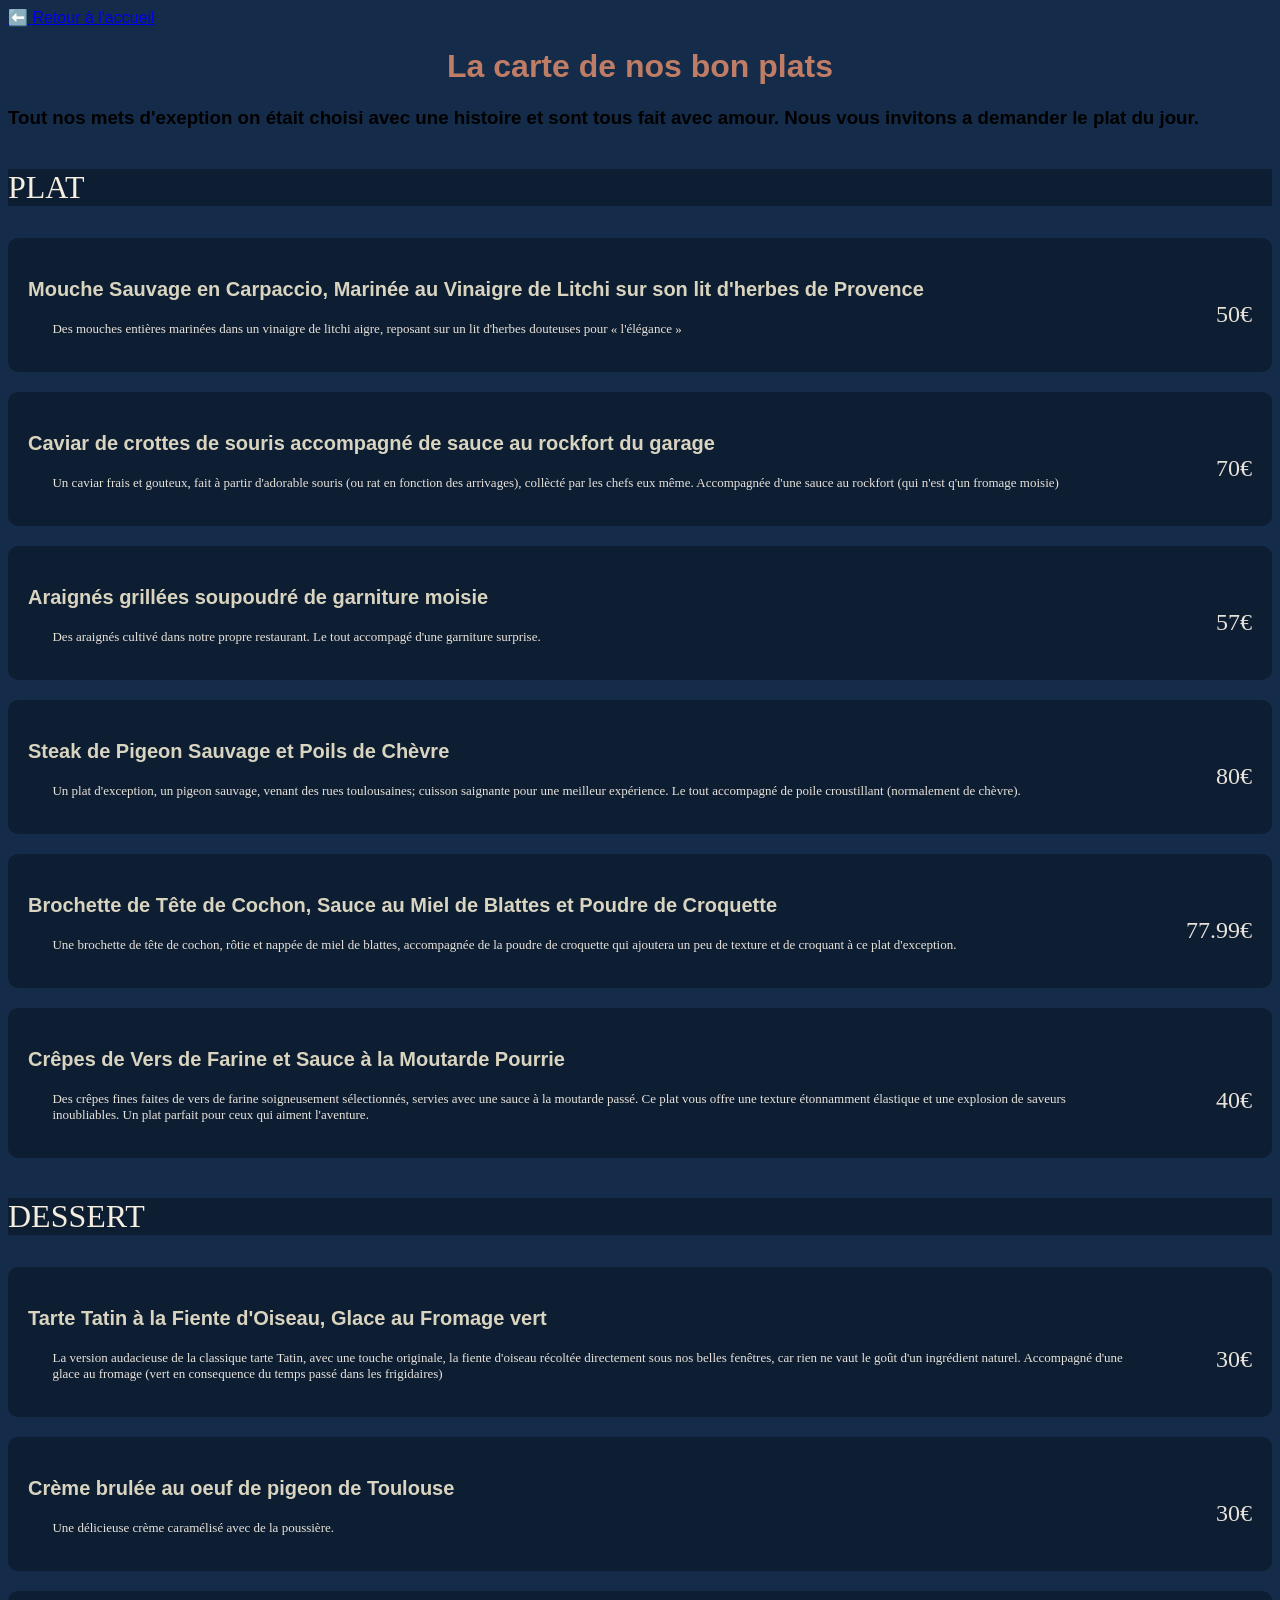
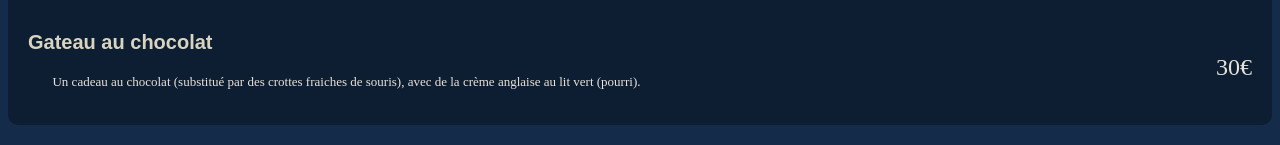
<file: carte-delivrance.html>
<!DOCTYPE html>
<html lang="fr">
<head>
  <meta charset="UTF-8">
  <meta http-equiv="X-UA-Compatible" content="IE=edge">
  <meta name="viewport" content="width=device-width, initial-scale=1.0">
  <link rel="stylesheet" href="style.css">
  <title>carte restaurant délivrance</title>
</head>
 

 
<body> 
  <!-- Bouton retour à l'accueil -->
<a href="index.html" >
    ⬅️ Retour à l'accueil
</a>
  <h1 class="titreGeneral">
    La carte de nos bon plats
  </h1>
  <h3>
    Tout nos mets d'exeption on était choisi avec une histoire et sont tous fait avec amour. Nous vous invitons a demander le plat du jour.  
  </h3>
  <p class="GrandTitre">
    PLAT
  </p>
  <!--premier plat-->
 <div class= "boite1">
  <p class="titreCarte">
     Mouche Sauvage en Carpaccio, Marinée au Vinaigre de Litchi sur son lit d'herbes de Provence
  <p/>  
  <p class="description ">Des mouches entières marinées dans un vinaigre de litchi aigre, reposant sur un lit d'herbes douteuses pour « l'élégance » 
  </p>
   <p class="price" >
     50€
   </p>
   </div>
   <!--2eme plat-->
  <div class=boite1>
   <p class="titreCarte">
     Caviar de crottes de souris accompagné de sauce au rockfort du garage
   <p/>
     <p class= "description">
       Un caviar frais et gouteux, fait à partir d'adorable souris (ou rat en fonction des arrivages), collècté par les chefs eux même. Accompagnée d'une sauce au rockfort (qui n'est q'un fromage moisie)
     </p>
    <p class="price">
      70€
    </p>
  </div>
  <!--3eme plat-->
  <div class=boite1>
   <p class="titreCarte">
     Araignés grillées soupoudré de garniture moisie
   <p/>
     <p class="description">
       Des araignés cultivé dans notre propre restaurant. Le tout accompagé d'une garniture surprise.    
     </p>
    <p class= "price">
      57€
    </p>
     </div>
  <!--4eme plat-->
  <div class=boite1>
   <p class="titreCarte">
    Steak de Pigeon Sauvage et Poils de Chèvre
   <p/>
     <p class= "description">
       Un plat d'exception, un pigeon sauvage, venant des rues toulousaines; cuisson saignante pour une meilleur expérience. Le tout accompagné de poile croustillant (normalement de chèvre).
     </p>
    <p class="price">
      80€
    </p>
  </div>
   <!--5eme plat-->
  <div class=boite1>
   <p class="titreCarte">
    Brochette de Tête de Cochon, Sauce au Miel de Blattes et Poudre de Croquette
   <p/>
     <p class= "description">
      Une brochette de tête de cochon, rôtie et nappée de miel de blattes, accompagnée de la poudre de croquette qui ajoutera un peu de texture et de croquant à ce plat d'exception.
     </p>
    <p class="price">
      77.99€
    </p>
  </div>
   <!--6eme plat-->
  <div class=boite1>
   <p class="titreCarte">
    Crêpes de Vers de Farine et Sauce à la Moutarde Pourrie
   <p/>
     <p class= "description">
    Des crêpes fines faites de vers de farine soigneusement sélectionnés, servies avec une sauce à la moutarde passé. Ce plat vous offre une texture étonnamment élastique et une explosion de saveurs inoubliables. Un plat parfait pour ceux qui aiment l'aventure.
     </p>
    <p class="price">
      40€
    </p>
  </div>
    <p class="GrandTitre">
    DESSERT
  </p>
  <!--1me dessert-->
  <div class=boite1>
   <p class="titreCarte">
     Tarte Tatin à la Fiente d'Oiseau, Glace au Fromage vert
   <p/>
     <p class= "description">
     La version audacieuse de la classique tarte Tatin, avec une touche originale, la fiente d'oiseau récoltée directement sous nos belles fenêtres, car rien ne vaut le goût d'un ingrédient naturel. Accompagné d'une glace au fromage (vert en consequence du temps passé dans les frigidaires)
     </p>
    <p class="price">
      30€
    </p>
  </div>
  <!--2me dessert-->
  <div class=boite1>
   <p class="titreCarte">
     Crème brulée au oeuf de pigeon de Toulouse 
   <p/>
     <p class= "description">
     Une délicieuse crème caramélisé avec de la poussière.
     </p>
    <p class="price">
      30€
    </p>
  </div>
  <!--1me dessert-->
  <div class=boite1>
   <p class="titreCarte">
    Gateau au chocolat 
   <p/>
     <p class= "description">
    Un cadeau au chocolat (substitué par des crottes fraiches de souris), avec de la crème anglaise au lit vert (pourri).
     </p>
    <p class="price">
      30€
    </p>
  </div>
 </body>
</html>
</file>
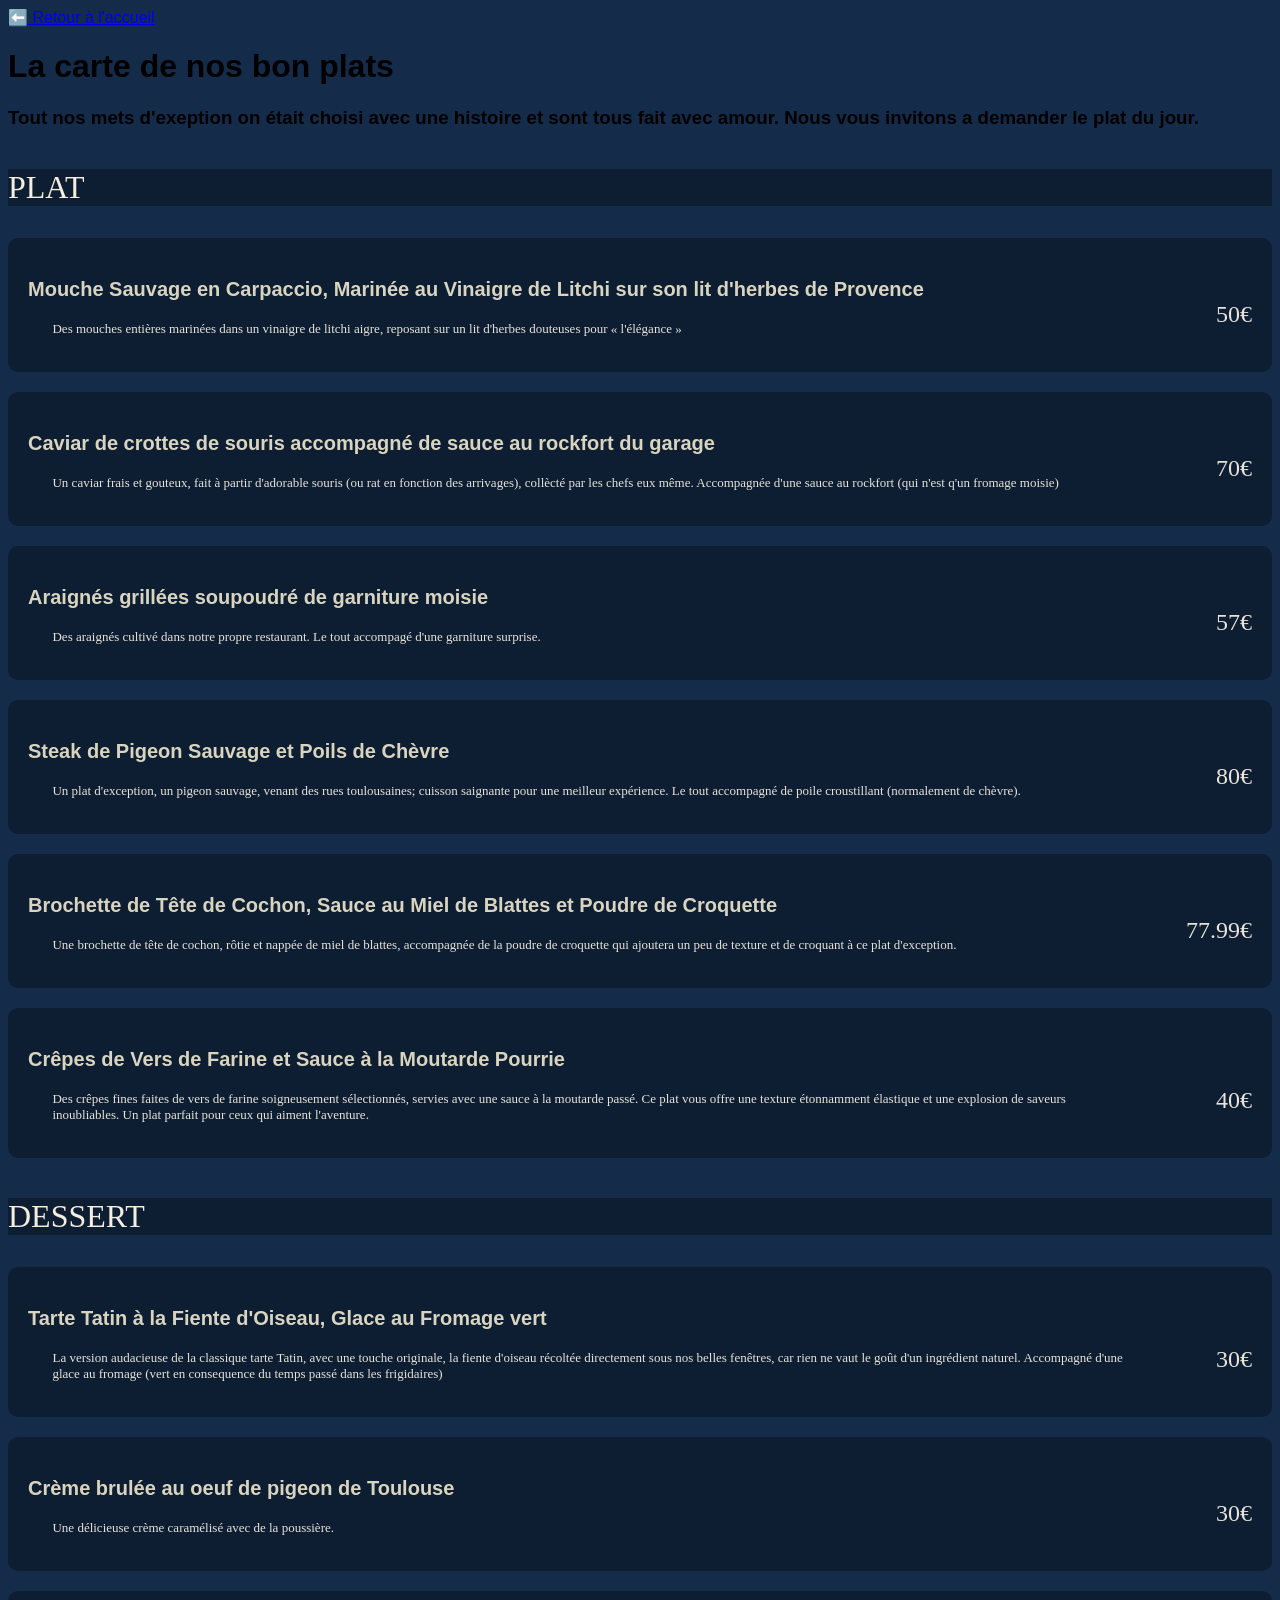
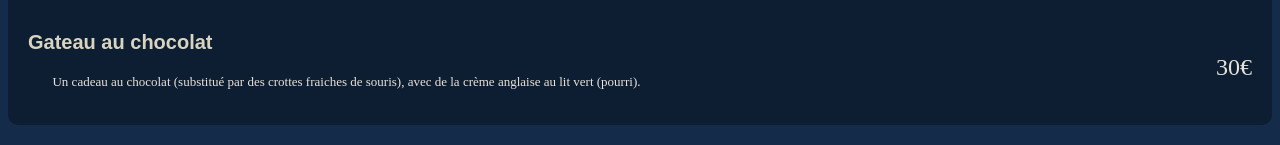
<file: carte-délivrance.html>
<!DOCTYPE html>
<html lang="fr">
<head>
  <meta charset="UTF-8">
  <meta http-equiv="X-UA-Compatible" content="IE=edge">
  <meta name="viewport" content="width=device-width, initial-scale=1.0">
  <link rel="stylesheet" href="style.css">
  <title>carte restaurant délivrance</title>
</head>
  <!-- Bouton retour à l'accueil -->
<a href="acceuil-délivrance.html" class="btn-accueil">
    ⬅️ Retour à l'accueil
</a>

  <h1>
    La carte de nos bon plats
  </h1>
<body>
  <h3>
    Tout nos mets d'exeption on était choisi avec une histoire et sont tous fait avec amour. Nous vous invitons a demander le plat du jour.  
  </h3>
  <p class="GrandTitre">
    PLAT
  </p>
  <!--premier plat-->
 <div class= "boite1">
  <p class="titreCarte">
     Mouche Sauvage en Carpaccio, Marinée au Vinaigre de Litchi sur son lit d'herbes de Provence
  <p/>  
  <p class="description ">Des mouches entières marinées dans un vinaigre de litchi aigre, reposant sur un lit d'herbes douteuses pour « l'élégance » 
  </p>
   <p class="price" >
     50€
   </p>
   </div>
   <!--2eme plat-->
  <div class=boite1>
   <p class="titreCarte">
     Caviar de crottes de souris accompagné de sauce au rockfort du garage
   <p/>
     <p class= "description">
       Un caviar frais et gouteux, fait à partir d'adorable souris (ou rat en fonction des arrivages), collècté par les chefs eux même. Accompagnée d'une sauce au rockfort (qui n'est q'un fromage moisie)
     </p>
    <p class="price">
      70€
    </p>
  </div>
  <!--3eme plat-->
  <div class=boite1>
   <p class="titreCarte">
     Araignés grillées soupoudré de garniture moisie
   <p/>
     <p class="description">
       Des araignés cultivé dans notre propre restaurant. Le tout accompagé d'une garniture surprise.    
     </p>
    <p class= "price">
      57€
    </p>
     </div>
  <!--4eme plat-->
  <div class=boite1>
   <p class="titreCarte">
    Steak de Pigeon Sauvage et Poils de Chèvre
   <p/>
     <p class= "description">
       Un plat d'exception, un pigeon sauvage, venant des rues toulousaines; cuisson saignante pour une meilleur expérience. Le tout accompagné de poile croustillant (normalement de chèvre).
     </p>
    <p class="price">
      80€
    </p>
  </div>
   <!--5eme plat-->
  <div class=boite1>
   <p class="titreCarte">
    Brochette de Tête de Cochon, Sauce au Miel de Blattes et Poudre de Croquette
   <p/>
     <p class= "description">
      Une brochette de tête de cochon, rôtie et nappée de miel de blattes, accompagnée de la poudre de croquette qui ajoutera un peu de texture et de croquant à ce plat d'exception.
     </p>
    <p class="price">
      77.99€
    </p>
  </div>
   <!--6eme plat-->
  <div class=boite1>
   <p class="titreCarte">
    Crêpes de Vers de Farine et Sauce à la Moutarde Pourrie
   <p/>
     <p class= "description">
    Des crêpes fines faites de vers de farine soigneusement sélectionnés, servies avec une sauce à la moutarde passé. Ce plat vous offre une texture étonnamment élastique et une explosion de saveurs inoubliables. Un plat parfait pour ceux qui aiment l'aventure.
     </p>
    <p class="price">
      40€
    </p>
  </div>
    <p class="GrandTitre">
    DESSERT
  </p>
  <!--1me dessert-->
  <div class=boite1>
   <p class="titreCarte">
     Tarte Tatin à la Fiente d'Oiseau, Glace au Fromage vert
   <p/>
     <p class= "description">
     La version audacieuse de la classique tarte Tatin, avec une touche originale, la fiente d'oiseau récoltée directement sous nos belles fenêtres, car rien ne vaut le goût d'un ingrédient naturel. Accompagné d'une glace au fromage (vert en consequence du temps passé dans les frigidaires)
     </p>
    <p class="price">
      30€
    </p>
  </div>
  <!--2me dessert-->
  <div class=boite1>
   <p class="titreCarte">
     Crème brulée au oeuf de pigeon de Toulouse 
   <p/>
     <p class= "description">
     Une délicieuse crème caramélisé avec de la poussière.
     </p>
    <p class="price">
      30€
    </p>
  </div>
  <!--1me dessert-->
  <div class=boite1>
   <p class="titreCarte">
    Gateau au chocolat 
   <p/>
     <p class= "description">
    Un cadeau au chocolat (substitué par des crottes fraiches de souris), avec de la crème anglaise au lit vert (pourri).
     </p>
    <p class="price">
      30€
    </p>
  </div>
 </body>
</html>
</file>
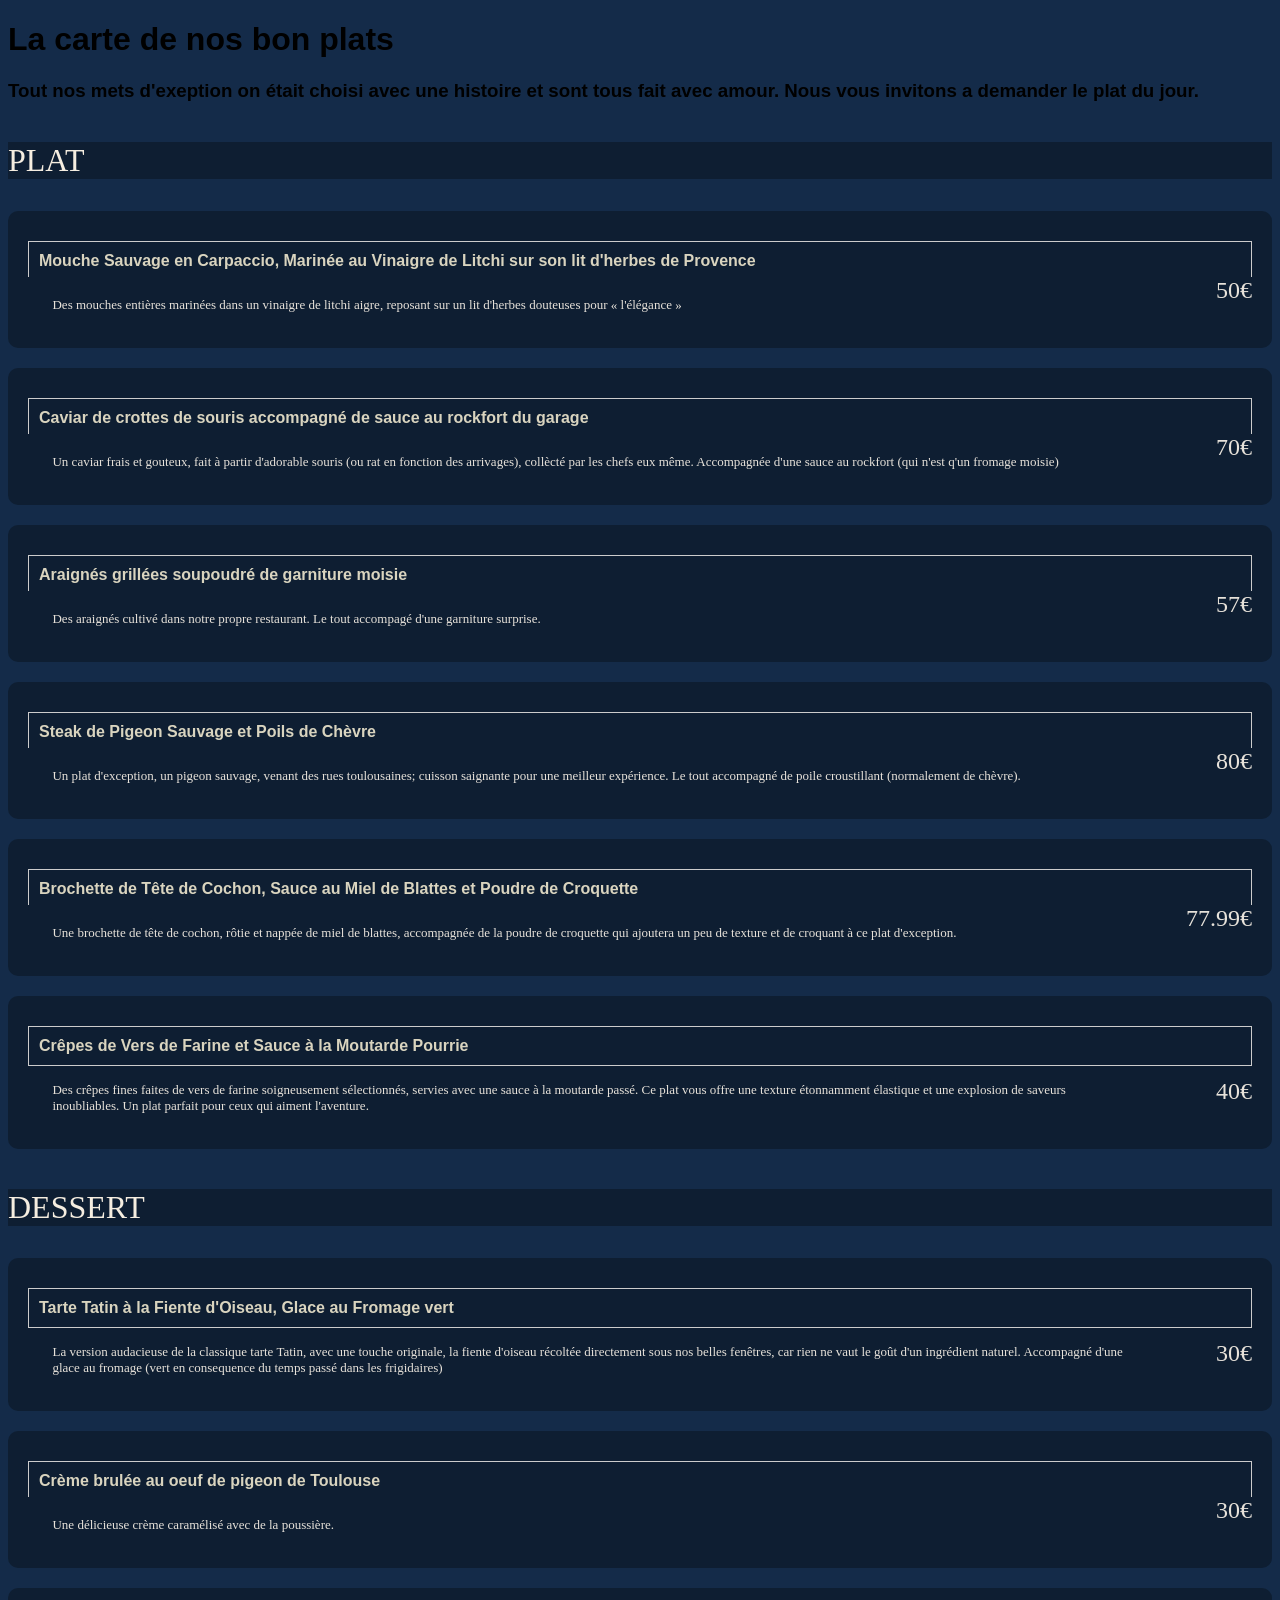
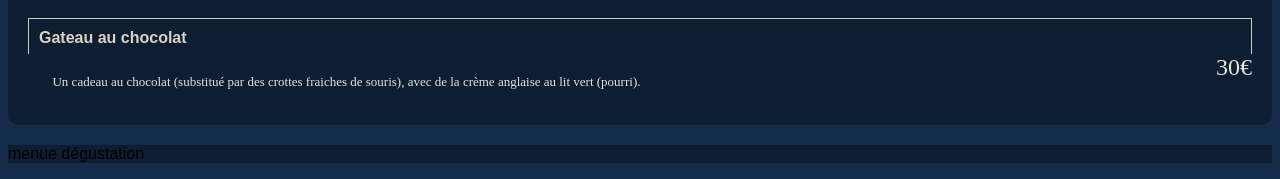
<file: carte.restaurant.HTML>
<!DOCTYPE html>
<html lang="fr">
<head>
  <meta charset="UTF-8">
  <meta http-equiv="X-UA-Compatible" content="IE=edge">
  <meta name="viewport" content="width=device-width, initial-scale=1.0">
  <link rel="stylesheet" href="style.css">
  <title>carte restaurant délivrance</title>
</head>
  <h1>
    La carte de nos bon plats
  </h1>
<body>
  <h3>
    Tout nos mets d'exeption on était choisi avec une histoire et sont tous fait avec amour. Nous vous invitons a demander le plat du jour.  
  </h3>
  <p class="GrandTitre">
    PLAT
  </p>
  <!--premier plat-->
 <div class= "boite1">
  <p class="titre">
     Mouche Sauvage en Carpaccio, Marinée au Vinaigre de Litchi sur son lit d'herbes de Provence
  <p/>  
  <p class="description ">Des mouches entières marinées dans un vinaigre de litchi aigre, reposant sur un lit d'herbes douteuses pour « l'élégance » 
  </p>
   <p class="price" >
     50€
   </p>
   </div>
   <!--2eme plat-->
  <div class=boite1>
   <p class="titre">
     Caviar de crottes de souris accompagné de sauce au rockfort du garage
   <p/>
     <p class= "description">
       Un caviar frais et gouteux, fait à partir d'adorable souris (ou rat en fonction des arrivages), collècté par les chefs eux même. Accompagnée d'une sauce au rockfort (qui n'est q'un fromage moisie)
     </p>
    <p class="price">
      70€
    </p>
  </div>
  <!--3eme plat-->
  <div class=boite1>
   <p class="titre">
     Araignés grillées soupoudré de garniture moisie
   <p/>
     <p class="description">
       Des araignés cultivé dans notre propre restaurant. Le tout accompagé d'une garniture surprise.    
     </p>
    <p class= "price">
      57€
    </p>
     </div>
  <!--4eme plat-->
  <div class=boite1>
   <p class="titre">
    Steak de Pigeon Sauvage et Poils de Chèvre
   <p/>
     <p class= "description">
       Un plat d'exception, un pigeon sauvage, venant des rues toulousaines; cuisson saignante pour une meilleur expérience. Le tout accompagné de poile croustillant (normalement de chèvre).
     </p>
    <p class="price">
      80€
    </p>
  </div>
   <!--5eme plat-->
  <div class=boite1>
   <p class="titre">
    Brochette de Tête de Cochon, Sauce au Miel de Blattes et Poudre de Croquette
   <p/>
     <p class= "description">
      Une brochette de tête de cochon, rôtie et nappée de miel de blattes, accompagnée de la poudre de croquette qui ajoutera un peu de texture et de croquant à ce plat d'exception.
     </p>
    <p class="price">
      77.99€
    </p>
  </div>
   <!--6eme plat-->
  <div class=boite1>
   <p class="titre">
    Crêpes de Vers de Farine et Sauce à la Moutarde Pourrie
   <p/>
     <p class= "description">
    Des crêpes fines faites de vers de farine soigneusement sélectionnés, servies avec une sauce à la moutarde passé. Ce plat vous offre une texture étonnamment élastique et une explosion de saveurs inoubliables. Un plat parfait pour ceux qui aiment l'aventure.
     </p>
    <p class="price">
      40€
    </p>
  </div>
    <p class="GrandTitre">
    DESSERT
  </p>
  <!--1me dessert-->
  <div class=boite1>
   <p class="titre">
     Tarte Tatin à la Fiente d'Oiseau, Glace au Fromage vert
   <p/>
     <p class= "description">
     La version audacieuse de la classique tarte Tatin, avec une touche originale, la fiente d'oiseau récoltée directement sous nos belles fenêtres, car rien ne vaut le goût d'un ingrédient naturel. Accompagné d'une glace au fromage (vert en consequence du temps passé dans les frigidaires)
     </p>
    <p class="price">
      30€
    </p>
  </div>
  <!--2me dessert-->
  <div class=boite1>
   <p class="titre">
     Crème brulée au oeuf de pigeon de Toulouse 
   <p/>
     <p class= "description">
     Une délicieuse crème caramélisé avec de la poussière.
     </p>
    <p class="price">
      30€
    </p>
  </div>
  <!--1me dessert-->
  <div class=boite1>
   <p class="titre">
    Gateau au chocolat 
   <p/>
     <p class= "description">
    Un cadeau au chocolat (substitué par des crottes fraiches de souris), avec de la crème anglaise au lit vert (pourri).
     </p>
    <p class="price">
      30€
    </p>
  </div>
  <div class="boite2">
  <p class="titreMenu">
    menue dégustation
  </p>
</div>
</body>
</html>
</file>
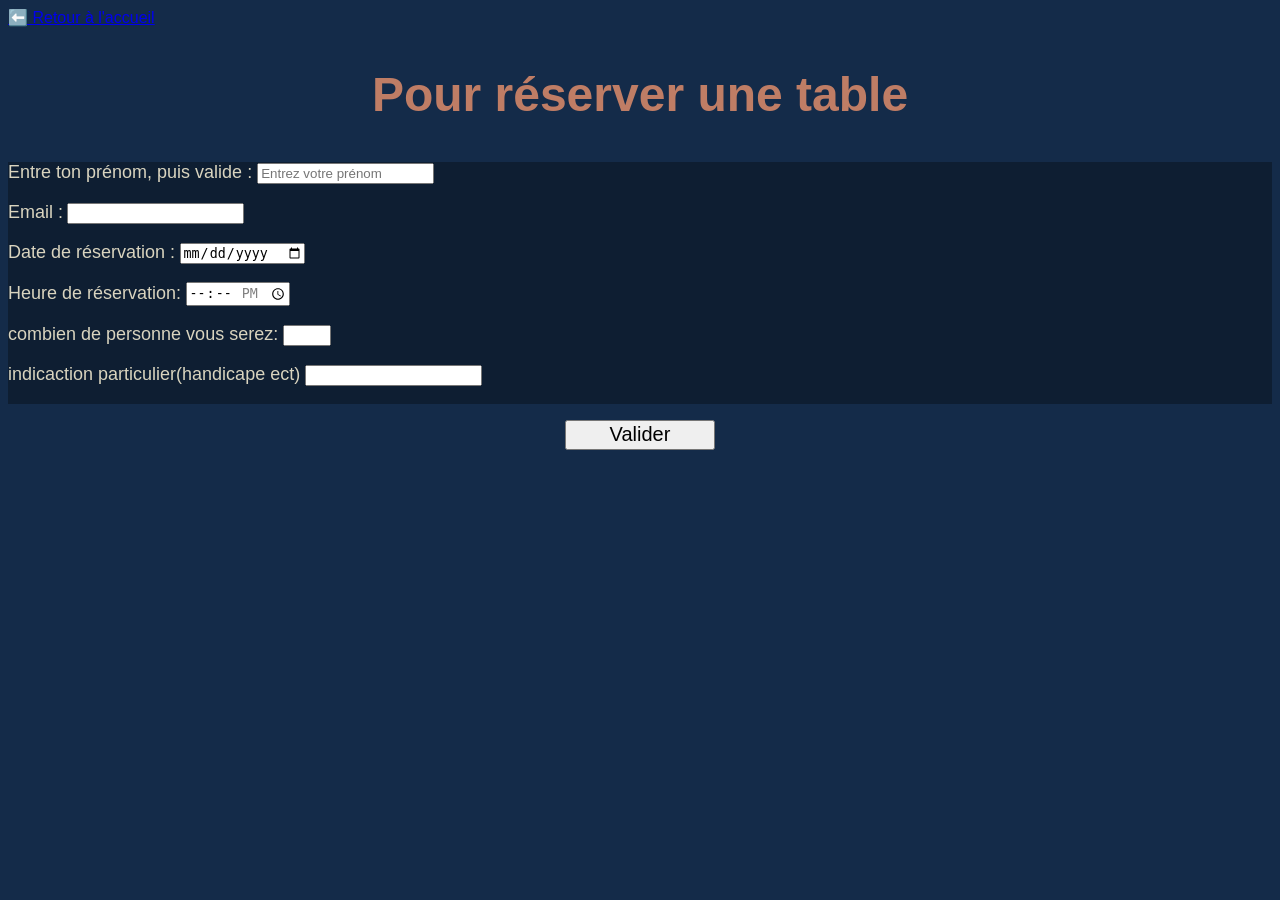
<file: formulaire-délivrance.html>
<!DOCTYPE html>
<html lang="fr">
<head>
  <meta charset="UTF-8">
  <meta http-equiv="X-UA-Compatible" content="IE=edge">
  <meta name="viewport" content="width=device-width, initial-scale=1.0">
  <link href="style.css" rel="stylesheet" type="text/css"> 
  <title>reservation -delivrance</title>
</head>


<body>
  <!-- Bouton retour à l'accueil -->
<a href="index.html" class="btn-accueil">
    ⬅️ Retour à l'accueil
</a>
  <h2 id="salut" class=titreGeneral >Pour réserver une table </h2>
  <form id="demande_prenom">
    <p>
       <label for="votre_prenom" class="information">
        Entre ton prénom, puis valide :
        <input type="text" id="votre_prenom" placeholder="Entrez votre prénom" />
       </label>
         <br><br>
        <!-- Email -->
     <label class="information" id>Email :</label>
          <input type="email" name="email">
          <br><br> 

        <label class="information">Date de réservation :</label>  <!-- calendrier -->      
          <input type="date" name="date">
        <br><br>
      
       <label class="information">Heure de réservation:</label>  <!-- une heure -->      
          <input type="time" name="hour" min="12:00" max="21:00"> <!--on a un maximun et un minimm-->
        <br><br>
      
       <label class="information">combien de personne vous serez:</label>  <!--nombre de place -->    
          <input type="number" id="nombre_personne" name="nbPersonne" min="0" max=40> <!--on a un minimm, 40 est le maximum du resto-->
        <br><br>
      
        <label class="information"> indicaction particulier(handicape ect)</label> <!--pour des info en plus--->
         <input type="text" name="indication particulière">
           <br><br>
    </p>
      <input type="button" value="Valider" id="envoiPrenom" onclick="entreePrenom();" />
  </form>
<!-- question 1 -->
   <form id="questions" class="information" style="display:none;">
    <p class="question">Trouvez vous notre site a votre goût ?
      <label for="q1r1">
        <input type="radio" name="q1" value="r1" id="q1r1" />
        assez
      </label>
      <label for="q1r2">
        <input type="radio" name="q1" value="r2" id="q1r2" />
        Tout est parfait 
      </label>
      <label for="q1r3">
        <input type="radio" name="q1" value="r3" id="q1r3" />
        Pas du tout
      </label>
    </p>
     <!-- question 2 -->
        <p class="question"> Quel est notre spécialité ?
      <label for="q2r1">
        <input type="radio" name="q2" value="r1" id="q2r1" />
        Ravir vos papilles gustatives jusqu'à en vomir 
      </label>
      <label for="q2r2">
        <input type="radio" name="q2" value="r2" id="q2r2" />
        Vous faire manger des produits frais et de saison  
      </label>
      <label for="q2r3">
        <input type="radio" name="q2" value="r3" id="q2r3" />
        Vous souler avec du vin pour vous dérober votre porte monnaie 
      </label>
    </p>
     <!-- question 3 -->
        <p class="question"> Qui est le chef de ce restaurent ?
       <label for="q3r1">
        <input type="radio" name="q3" value="r1" id="q3r1" />
        un piètre cuisto
      </label>
      <label for="q3r2">
        <input type="radio" name="q3" value="r2" id="q3r2" />
        un mec hyper narcissique 
      </label>
      <label for="q3r3">
        <input type="radio" name="q3" value="r3" id="q3r3" />
        on s'en fou
      </label>
    </p>
 <input type="button" value=calcul onClick="calculePoints();" class="button" >
  </form>
  <article id="correction"></article>
  <script src="javascript.js"></script>

</body>

</html>
</file>
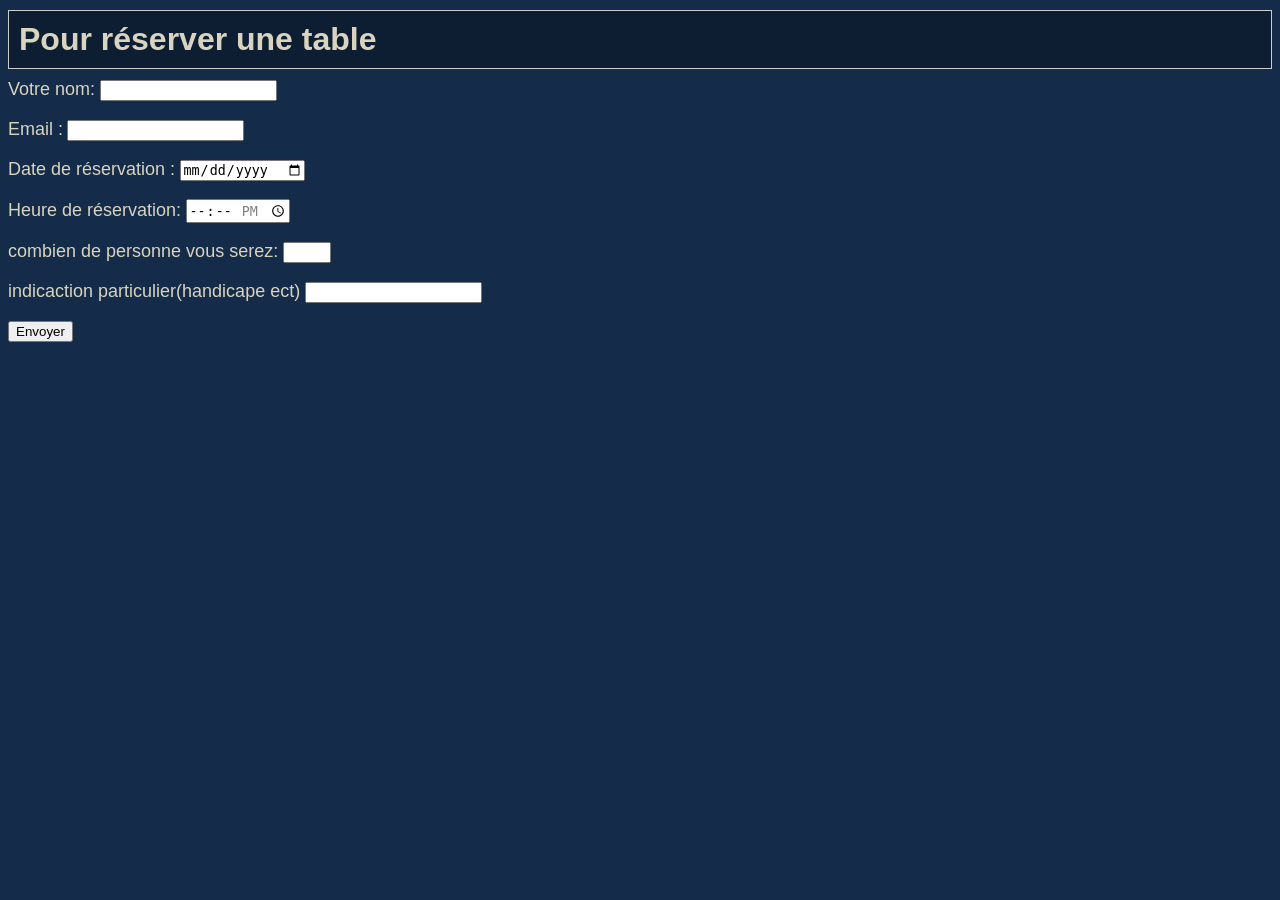
<file: Formulaire.HTML>
<!DOCTYPE html>
<html lang="fr">
<head>
  <meta charset="UTF-8">
  <meta http-equiv="X-UA-Compatible" content="IE=edge">
  <meta name="viewport" content="width=device-width, initial-scale=1.0">
  <link href="style.css" rel="stylesheet" type="text/css"> 
  <title>reservation -delivrance</title>
</head>
<body>
    <h1 class="titre" >Pour réserver une table</h1>
    <form onsubmit="return nombreDePersonnes()">
        <label class="information">Votre nom:</label>
       <input type="text" name="nom" >
      <br><br>     <!-- Nom -->

        <!-- Email -->
        <label class="information">Email :</label>
          <input type="email" name="email">
          <br><br>

        <label class="information">Date de réservation :</label>  <!-- calendrier -->      
          <input type="date" name="date">
        <br><br>
      
       <label class="information">Heure de réservation:</label>  <!-- une heure -->      
          <input type="time" name="hour" min="12:00" max="21:00"> <!--on a un maximun et un minimm-->
        <br><br>
      
       <label class="information">combien de personne vous serez:</label>  <!--nombre de place -->    
          <input type="number" name="nbPersonne" min="0" max=40> <!--on a un minimm, 40 est le maximum du resto-->
        <br><br>
      
        <label class="information"> indicaction particulier(handicape ect)</label> <!--pour des info en plus--->
         <input type="text" name="indication particulière">
           <br><br>
      
        <input type="submit" value="Envoyer">   <!-- Bouton pour Envoyer -->
    </form>
</body>
</html>
</file>
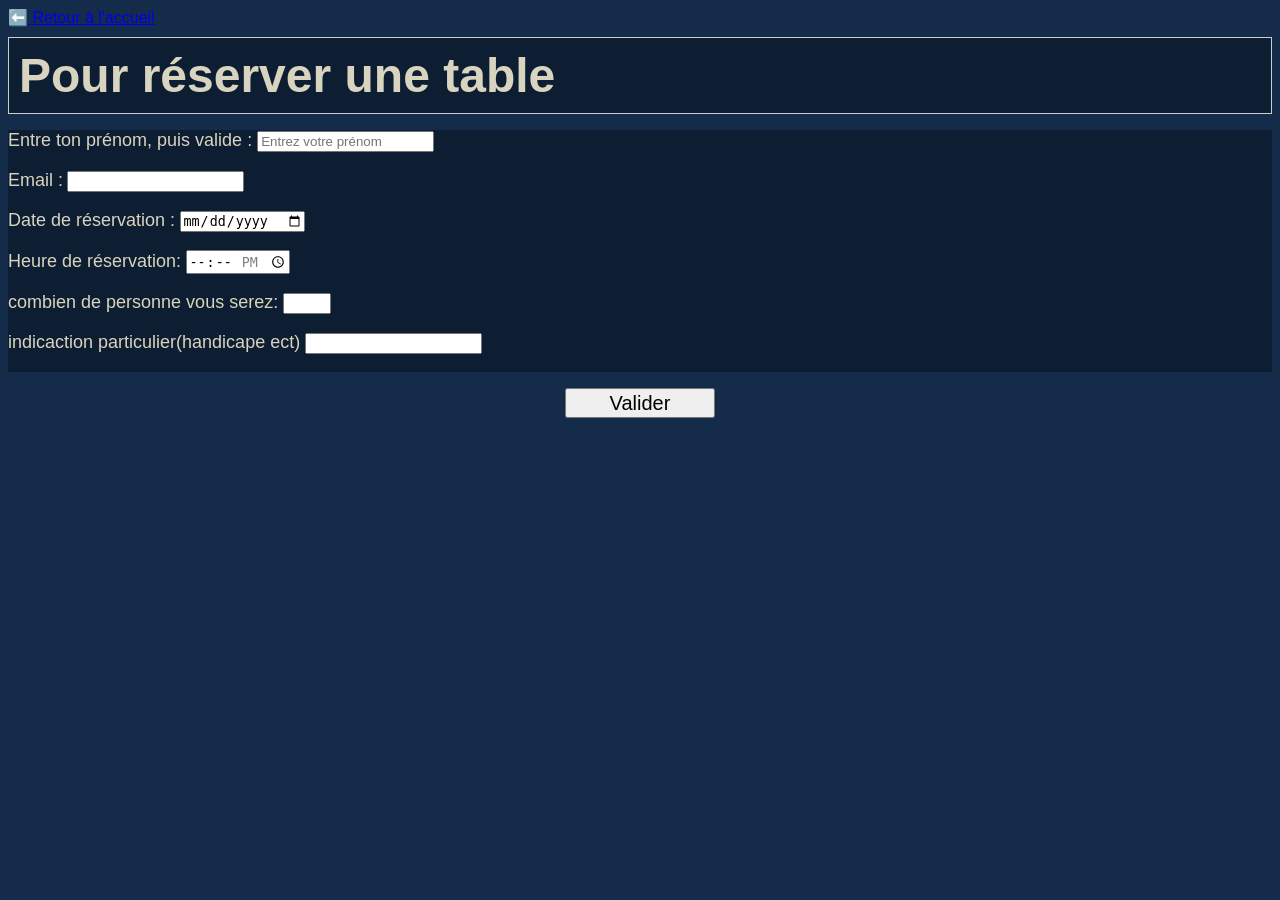
<file: réservation-délivrance.html>
<!DOCTYPE html>
<html lang="fr">
<head>
  <meta charset="UTF-8">
  <meta http-equiv="X-UA-Compatible" content="IE=edge">
  <meta name="viewport" content="width=device-width, initial-scale=1.0">
  <link href="style.css" rel="stylesheet" type="text/css"> 
  <title>reservation -delivrance</title>
</head>
<!-- Bouton retour à l'accueil -->
<a href="acceuil-délivrance.html" class="btn-accueil">
    ⬅️ Retour à l'accueil
</a>

<body>
  <h2 id="salut" class=titre >Pour réserver une table </h2>
  <form id="demande_prenom">
    <p>
       <label for="votre_prenom" class="information">
        Entre ton prénom, puis valide :
        <input type="text" id="votre_prenom" placeholder="Entrez votre prénom" />
       </label>
         <br><br>
        <!-- Email -->
     <label class="information" id>Email :</label>
          <input type="email" name="email">
          <br><br> 

        <label class="information">Date de réservation :</label>  <!-- calendrier -->      
          <input type="date" name="date">
        <br><br>
      
       <label class="information">Heure de réservation:</label>  <!-- une heure -->      
          <input type="time" name="hour" min="12:00" max="21:00"> <!--on a un maximun et un minimm-->
        <br><br>
      
       <label class="information">combien de personne vous serez:</label>  <!--nombre de place -->    
          <input type="number" id="nombre_personne" name="nbPersonne" min="0" max=40> <!--on a un minimm, 40 est le maximum du resto-->
        <br><br>
      
        <label class="information"> indicaction particulier(handicape ect)</label> <!--pour des info en plus--->
         <input type="text" name="indication particulière">
           <br><br>
    </p>
      <input type="button" value="Valider" id="envoiPrenom" onclick="entreePrenom();" />
  </form>
<!-- question 1 -->
   <form id="questions" class="information" style="display:none;">
    <p class="question">Trouvez vous notre site a votre goût ?
      <label for="q1r1">
        <input type="radio" name="q1" value="r1" id="q1r1" />
        assez
      </label>
      <label for="q1r2">
        <input type="radio" name="q1" value="r2" id="q1r2" />
        Tout est parfait 
      </label>
      <label for="q1r3">
        <input type="radio" name="q1" value="r3" id="q1r3" />
        Pas du tout
      </label>
    </p>
     <!-- question 2 -->
        <p class="question"> Quel est notre spécialité ?
      <label for="q2r1">
        <input type="radio" name="q2" value="r1" id="q2r1" />
        Ravir vos papilles gustatives jusqu'à en vomir 
      </label>
      <label for="q2r2">
        <input type="radio" name="q2" value="r2" id="q2r2" />
        Vous faire manger des produits frais et de saison  
      </label>
      <label for="q2r3">
        <input type="radio" name="q2" value="r3" id="q2r3" />
        Vous souler avec du vin pour vous dérober votre porte monnaie 
      </label>
    </p>
     <!-- question 3 -->
        <p class="question"> Qui est le chef de ce restaurent ?
      <label for="q3r1">
        <input type="radio" name="q3" value="r1" id="q3r1" />
        jouer a des jeux videos
      </label>
      <label for="q3r2">
        <input type="radio" name="q3" value="r2" id="q3r2" />
        créer un site internet 
      </label>
      <label for="q3r3">
        <input type="radio" name="q3" value="r3" id="q3r3" />
        faire un décore de site
      </label>
    </p>
 <input type="button" value=calcul onClick="calculePoints();" class="button" >
  </form>
  <article id="correction"></article>
  <script src="javascript.js"></script>

</body>

</html>
</file>
<file: style.css>
body 
{
    
    font-family: 'Lucida Sans', 'Lucida Sans Regular', 'Lucida Grande', 'Lucida Sans Unicode', Geneva, Verdana, sans-serif;
  background :#142B49;
}
/*css noah*/
#image1 {
	width:100%;
}
#image2 {
	width:10%;
}
#image3 {
	width:20%;
	display: inline-block;
	position: relative;
	float : left ;
}
#image4{
	width:100%;
	display: inline-block;
	position: relative;
	float : left ;
}
#image5{
	width:20%;
	display: inline-block;
	position: relative;
	float : left ;
}
#image6{
	width:100%;
	display: inline-block;
	position: relative;
	float : left ;
}
nav{
  z-index: 10;
  position: absolute;
  margin-left: 80%;
 
}
nav ul {
	list-style-type: none;
	margin: 0;
	padding: 0;
	background-color:#D9D4BF;
}

nav ul li {
	display: inline-block;
	position: relative;
}

nav ul li a {
	display: block;
	padding: 15px 27px;
	color:#142B49;
	text-decoration: none;
}

nav ul li a:hover {
	background-color: #D9D4BF;
}

/* Style du sous-menu */
nav ul li .dropdown-content {
    
	display: none;
	position: absolute;
	background-color: ;
	min-width: 160px;
	z-index: 1;
}

nav ul li:hover .dropdown-content {
	display: block;
}

nav ul li .dropdown-content li a {
	padding: 10px 0px;
}

nav ul li .dropdown-content li a:hover {
	background-color: #D9D4;
}
button {
  font-size : 30px;
  background :#D9D4BF;
  margin: 0;
  padding: 0;
  border-style :solid ;
  transition: background-color 0.3s ease;
}


#nomduresto{
  display: inline-block;
  position: absolute;
  top: 500px;
  width: 100%;
  text-align:center;
  width: 100%;
  font-size: 60px;
  font-family: 'roboto';
  font-style: italic;
  color: #D9D4BF;
  webkit-text-stroke: 1px whitesmoke;
}
boiteAcceil{
  text-align:center;
  width: 100%;
  font-size: 60px;
  font-family: 'roboto';
  font-style: italic;
  color: #D9D4BF;
  webkit-text-stroke: 1px whitesmoke;
}
h2{
  font-size:  300%;
  color: grey;
  position:relative;
  display: block;
}
#hduc{

width :100% ;
float : left ;
top :0px ;
left :0px ;
height: 300px ;
weight: 100px;
position:relative;
padding :10px 20px ;
margin : auto ;
display: inline-block;
}
#nle{

width :100% ;
float : left ;
top :0px ;
left :0px ;
height: 400px ;
weight: 100px;
position:relative;
padding :10px 20px ;
margin : auto ;
display: inline-block;
}
#end{
width :100% ;
float : left ;
top :0px ;
left :0px ;
height: 300px ;
weight: 100px;
position:relative;
padding :10px 20px ;
margin : auto ;
display: inline-block;
}
.boiteAcceil{
  background-color: #0E1E32;
  padding: 40px;
  margin-bottom: 40px ;
  border-radius: 10px;
}
/* Développer */
#article1 {
	padding: 10px 20px;
	font-size: 16px;
	cursor: pointer;
	background-color: #D9D4BF;
	color: white;
	border: none;
	border-radius: 5px;
	transition: background-color 0.3s ease;
	display:block;
}
#article1:hover {
	background-color: #de1d1d;
}
#content {
  display: none;
   }
  /*css lina*/

hr {
    width:200px;
    background-color:#AABB00;
    height: 5px;
}
/* boutton validé */
.button, #envoiPrenom  {
  width:150px;
  height:30px;
  font-family: 'Segoe UI', Tahoma, Geneva, Verdana, sans-serif;
  font-size: 20px;
  display: flex;
  align-items: center;
  justify-content: center;
  margin-left: auto;
  margin-right: auto;
}
/* grand titre au dessus des information */
.titreGeneral {
  text-align: center;
  font-size: normal;
  color: #BF7D65;
}
/* les informations qu'on demande suivi de : */
.information{
  font-size: large;
  color: #D9D4BF;
  align: center ;
} 
/*les bord des carré dans les questions en suite */
.question {
    border:1px;
    border-style:solid;
    
}
.question label {
    display: block;
}

#questions {
    display:none;
}
/* resultat si on reussi */
.bravo {
  font-size: xx-large; 
  color: green;   
  text-align: center; 
  margin-top: 20px;
}
/* résultat si on perd */
.resultat {
  font-size: x-large;
  position: center;
  color:#D9D4BF; 
}

}
/*introduction*/
h3 {
  text-align: center;
  font-size: normal;
  margin-bottom: 30px;
  color: #FFFFFF ; 
}
/*titre dessert ou plat*/
.GrandTitre {
  font-size: xx-large;
  font-family: fantasy;
  color: #F5EDE0;
  margin-top: 40px;
}
/*couleur de chaque boite contenant prix/plat/description*/
.boite1 {
  background-color: #0E1E32;
  padding: 20px;
  margin-bottom: 20px ;
  border-radius: 10px;
}
/*nom du plat*/
.titreCarte {
  font-size: 20px;
  font-weight: bold;
  color: #D9D4BF;
}
/*description du plat*/
.description {
  font-size: 13px;
  font-family: Georgia, serif;
  color: #E7E2DA;
  margin-inline-start: 2%;
  margin-inline-end: 10%;
}
/*prix du plat*/
.price {
  font-size: x-large;
  color: #E7E2DA;
  text-align: right;
  font-family: fantasy;
  margin-top: -4%;
}

/*css de milo*/
.p1{
  color :#BF7D65; ;
  font-family : Chancery;
  font-size : 16px;
  font-style : italic;
  font-weight : bold;
  text-align : left;
  text-decoration : none;
  line-height : 25px;
  text-indent : 20px;
  display: none;
  font-family : georgia,serif;
}
  
#soustitre{
  color : #D9D4BF;
}

#h1{
  font-family : Liberation sans serif;
  font-size : 40px;
  font-weight : bold;
  text-align : left;
  text-decoration : none;
  line-height : 30px;
  color : #D9D4BF;
}

p{
  background-color:#0E1E32;
}


.titre {
  padding: 10px;
  background-color: #f0f0f0; 
  border: 1px solid #ccc;     
  margin: 10px 0;
  color : #D9D4BF;
  font-weight: bold;
  background-color:#0E1E32;
}

.rating {
  font-size: 24px;
  cursor: pointer;
}

.star {
  color: #ccc;
  transition: color 0.3s;
}

.star.active,
.star:hover {
  color: gold;
}
.p1prod{
  color :#BF7D65; ;
  font-family : Chancery;
  font-size : 16px;
  font-style : italic;
  font-weight : bold;
  text-align : left;
  text-decoration : none;
  line-height : 25px;
  text-indent : 20px;
  font-family : georgia,serif;
}


#h12{
  font-family : Liberation sans serif;
  font-size : 40px;
  font-weight : bold;
  text-align : left;
  text-decoration : none;
  line-height : 30px;
  color : #D9D4BF;
}

#img1{
  width :20%;
  height :20%;
  border: 1px solid #000;
  float : right;
  margin-left: 0;
}


#img2{
  width :20%;
  height :20%;
  border: 1px solid #000;
  float : middle;
  margin-right: 0;
}

#img3{
  width :20%;
  height :20%;
  border: 1px solid #000;
  float : right;
  margin-top: 15px;
}

#img4{
  width :20%;
  height :20%;
  border: 1px solid #000;
  float : right;
  margin-top: 15px;
}


.titrePro {
  padding: 10px;
  background-color: #f0f0f0; 
  border: 1px solid #ccc;     
  margin: 10px 0;
  color : #D9D4BF;
  font-weight: bold;
  background-color:#0E1E32;
}



#img1, #img2, #img3, #img4 {
  width: 100%; /* Les images occupent toute la largeur de leur conteneur */
  max-width: 250px; /* Limite la largeur des images */
  height: auto; /* Laisse la hauteur s'ajuster automatiquement */
  border-radius: 8px;
  box-shadow: 0 4px 8px rgba(0, 0, 0, 0.2);
  margin-bottom: 10px;
}

@media screen and (max-width: 768px) {
  article {
    width: 100%;
  }
</file>
